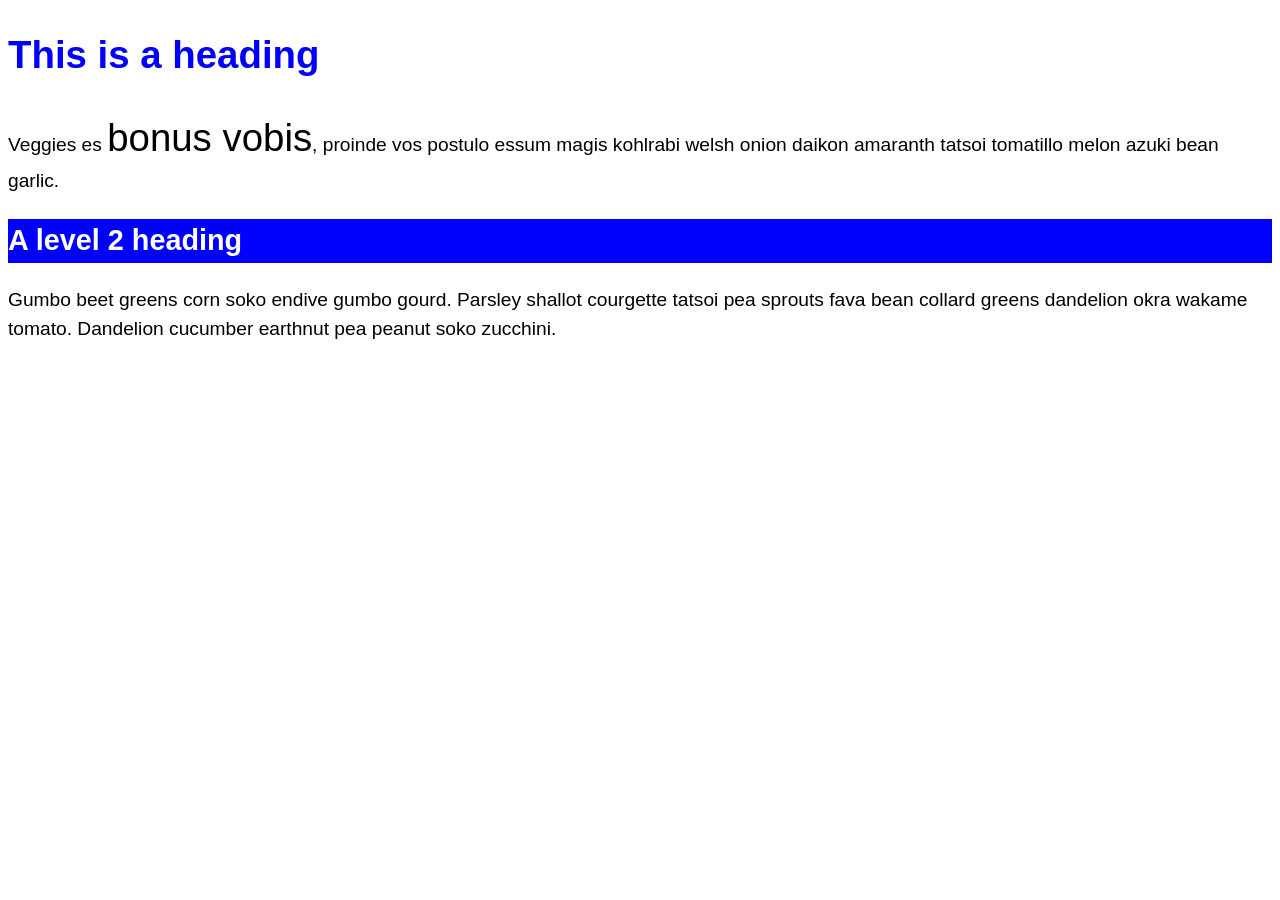
<file: css-selector/selector1/index.html>
<!DOCTYPE html>
<html lang="en">
<head>
    <meta charset="UTF-8">
    <meta name="viewport" content="width=device-width, initial-scale=1.0">
    <title>Document</title>
    <link rel="stylesheet" href="style.css">
</head>
<body>
    <div class="container">
        <h1>This is a heading</h1>
        <p>
            Veggies es <span>bonus vobis</span>, proinde vos postulo essum magis
            kohlrabi welsh onion daikon amaranth tatsoi tomatillo melon azuki bean
            garlic.
        </p>
        <h2>A level 2 heading</h2>
        <p>
            Gumbo beet greens corn soko endive gumbo gourd. Parsley shallot courgette
            tatsoi pea sprouts fava bean collard greens dandelion okra wakame tomato.
            Dandelion cucumber earthnut pea peanut soko zucchini.
        </p>
    </div>
</body>
</html>
</file>
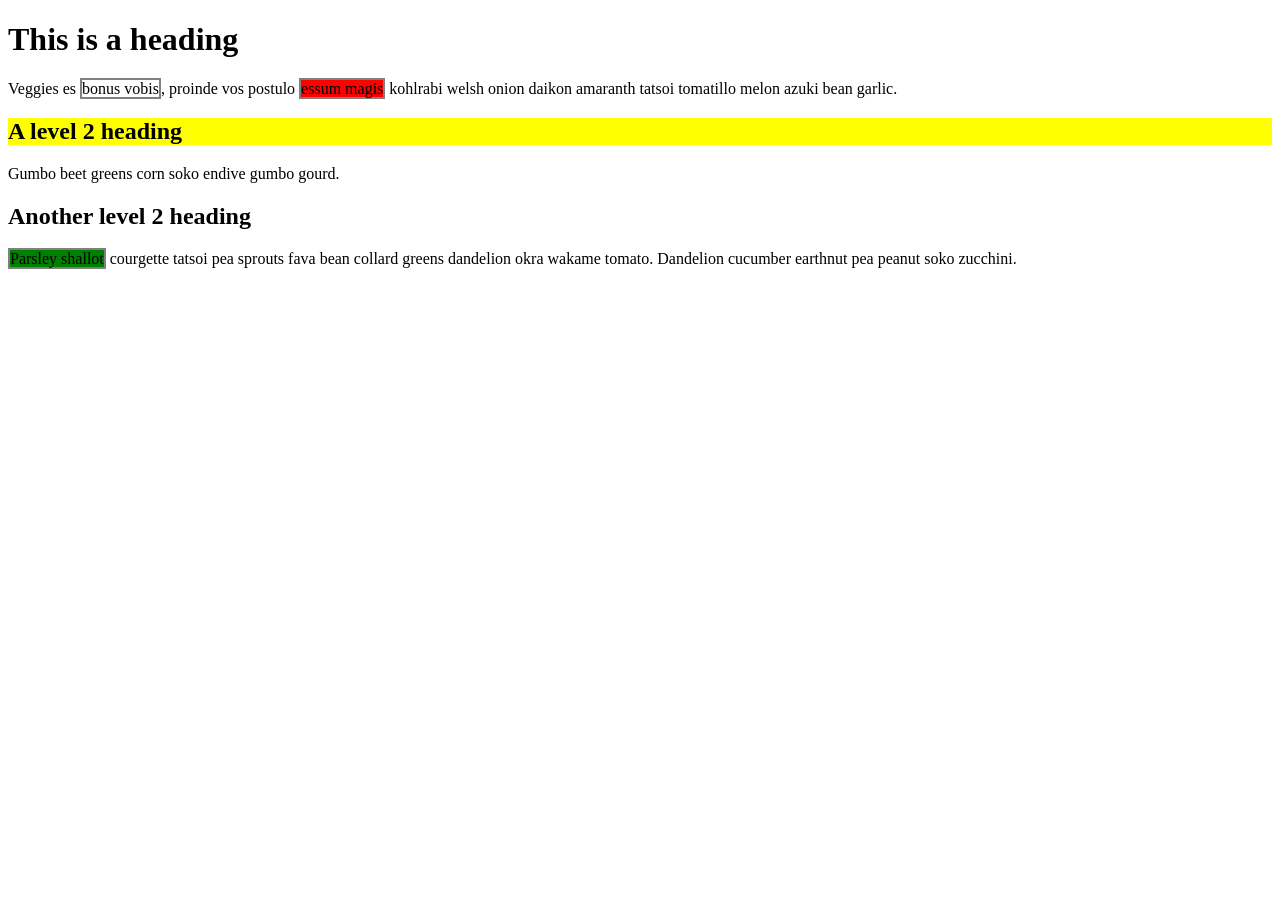
<file: css-selector/selector2/index.html>
<!DOCTYPE html>
<html lang="en">
<head>
    <meta charset="UTF-8">
    <meta name="viewport" content="width=device-width, initial-scale=1.0">
    <title>Document</title>
    <link rel="stylesheet" href="style.css">
</head>
<body>
    <div class="container">
        <h1>This is a heading</h1>
        <p>
            Veggies es <span class="alert">bonus vobis</span>, proinde vos postulo
            <span class="alert stop">essum magis</span> kohlrabi welsh onion daikon
            amaranth tatsoi tomatillo melon azuki bean garlic.
        </p>
        <h2 id="special">A level 2 heading</h2>
        <p>Gumbo beet greens corn soko endive gumbo gourd.</p>
        <h2>Another level 2 heading</h2>
        <p>
            <span class="alert go">Parsley shallot</span> courgette tatsoi pea sprouts
            fava bean collard greens dandelion okra wakame tomato. Dandelion cucumber
            earthnut pea peanut soko zucchini.
        </p>    
    </div>
</body>
</html>
</file>
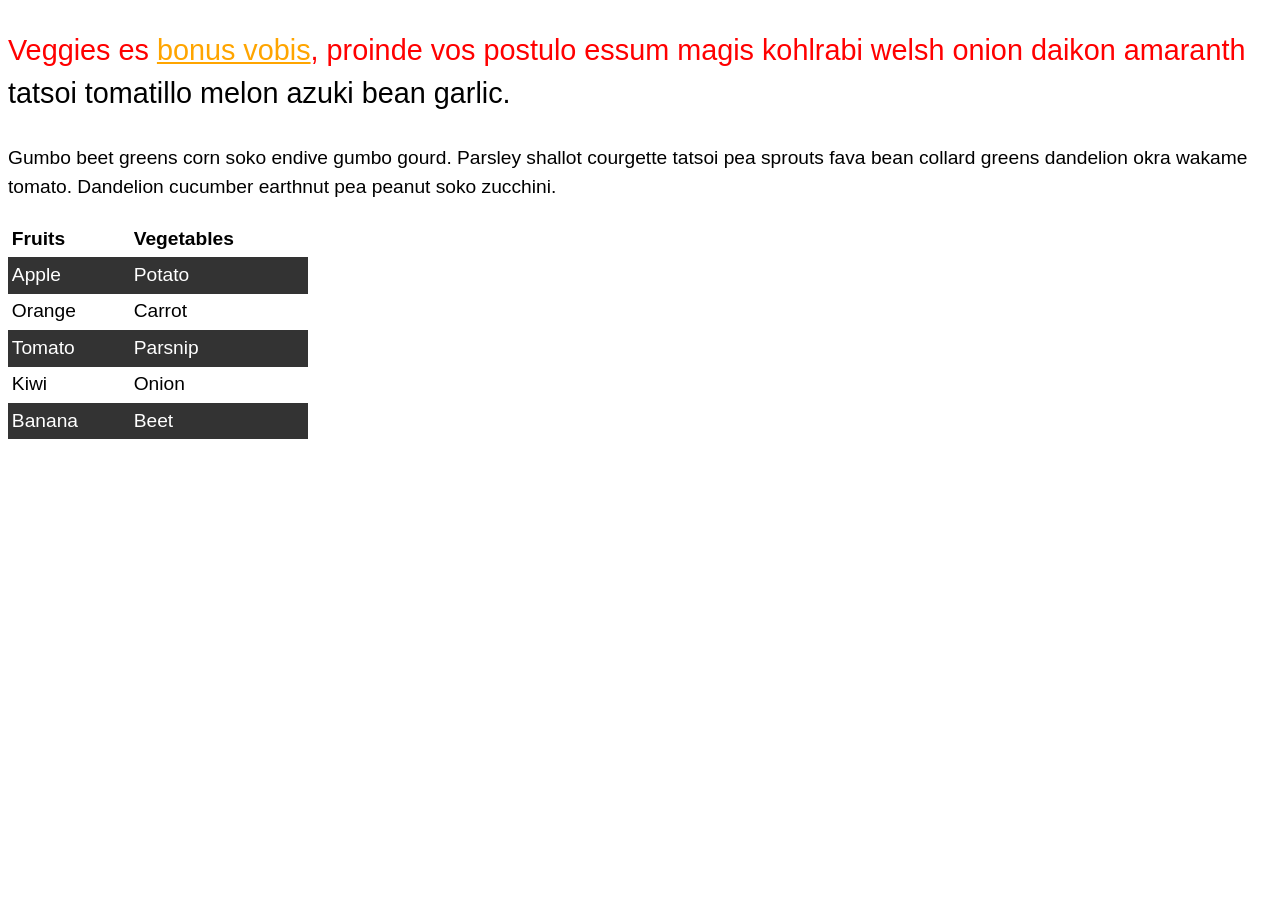
<file: css-selector/selector3/index.html>
<!DOCTYPE html>
<html lang="en">
<head>
    <meta charset="UTF-8">
    <meta name="viewport" content="width=device-width, initial-scale=1.0">
    <title>Document</title>
    <link rel="stylesheet" href="style.css">
</head>
<body>
    <div class="container">
        <p>
            Veggies es <a href="http://example.com">bonus vobis</a>, proinde vos postulo
            essum magis kohlrabi welsh onion daikon amaranth tatsoi tomatillo melon
            azuki bean garlic.
        </p>
        <p>
            Gumbo beet greens corn soko endive gumbo gourd. Parsley shallot courgette
            tatsoi pea sprouts fava bean collard greens dandelion okra wakame tomato.
            Dandelion cucumber earthnut pea peanut soko zucchini.
        </p>
        <table>
            <tbody>
            <tr>
                <th>Fruits</th>
                <th>Vegetables</th>
            </tr>
            <tr>
                <td>Apple</td>
                <td>Potato</td>
            </tr>
            <tr>
                <td>Orange</td>
                <td>Carrot</td>
            </tr>
            <tr>
                <td>Tomato</td>
                <td>Parsnip</td>
            </tr>
            <tr>
                <td>Kiwi</td>
                <td>Onion</td>
            </tr>
            <tr>
                <td>Banana</td>
                <td>Beet</td>
            </tr>
            </tbody>
        </table>
    </div>
</body>
</html>
</file>
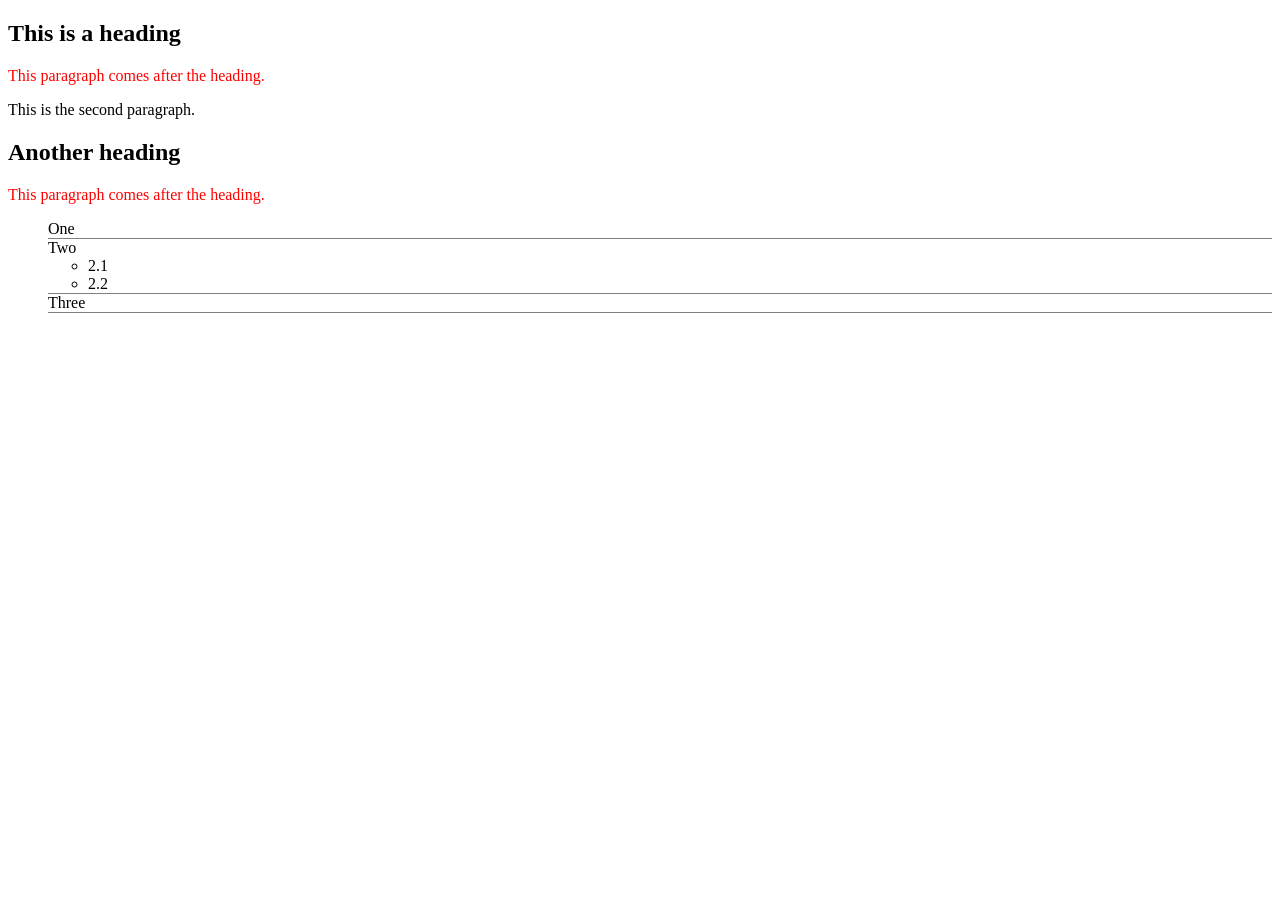
<file: css-selector/selector4/index.html>
<!DOCTYPE html>
<html lang="en">
<head>
    <meta charset="UTF-8">
    <meta name="viewport" content="width=device-width, initial-scale=1.0">
    <title>Document</title>
    <link rel="stylesheet" href="style.css">
</head>
<body>
    <div class="container">
        <h2>This is a heading</h2>
        <p>This paragraph comes after the heading.</p>
        <p>This is the second paragraph.</p>

        <h2>Another heading</h2>
        <p>This paragraph comes after the heading.</p>
        <ul class="list">
            <li>One</li>
            <li>
            Two
            <ul>
                <li>2.1</li>
                <li>2.2</li>
            </ul>
            </li>
            <li>Three</li>
        </ul>
    </div>
</body>
</html>
</file>
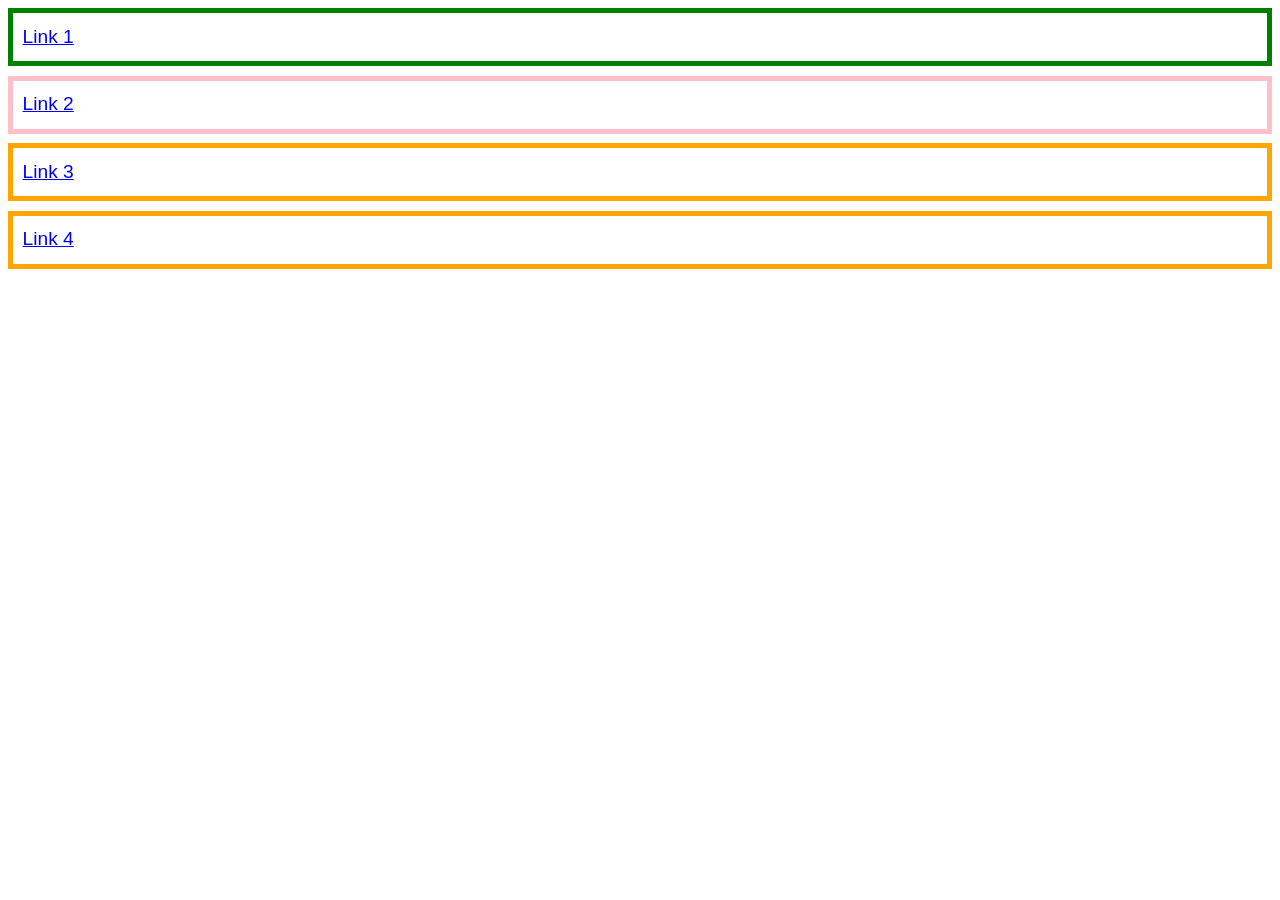
<file: css-selector/selector5/index.html>
<!DOCTYPE html>
<html lang="en">
<head>
    <meta charset="UTF-8">
    <meta name="viewport" content="width=device-width, initial-scale=1.0">
    <title>Document</title>
    <link rel="stylesheet" href="style.css">
</head>
<body>
    <ul>
        <li><a href="https://example.com">Link 1</a></li>
        <li><a href="http://example.com" title="Visit example.com">Link 2</a></li>
        <li><a href="/contact">Link 3</a></li>
        <li><a href="../contact/index.html">Link 4</a></li>
    </ul>
</body>
</html>
</file>
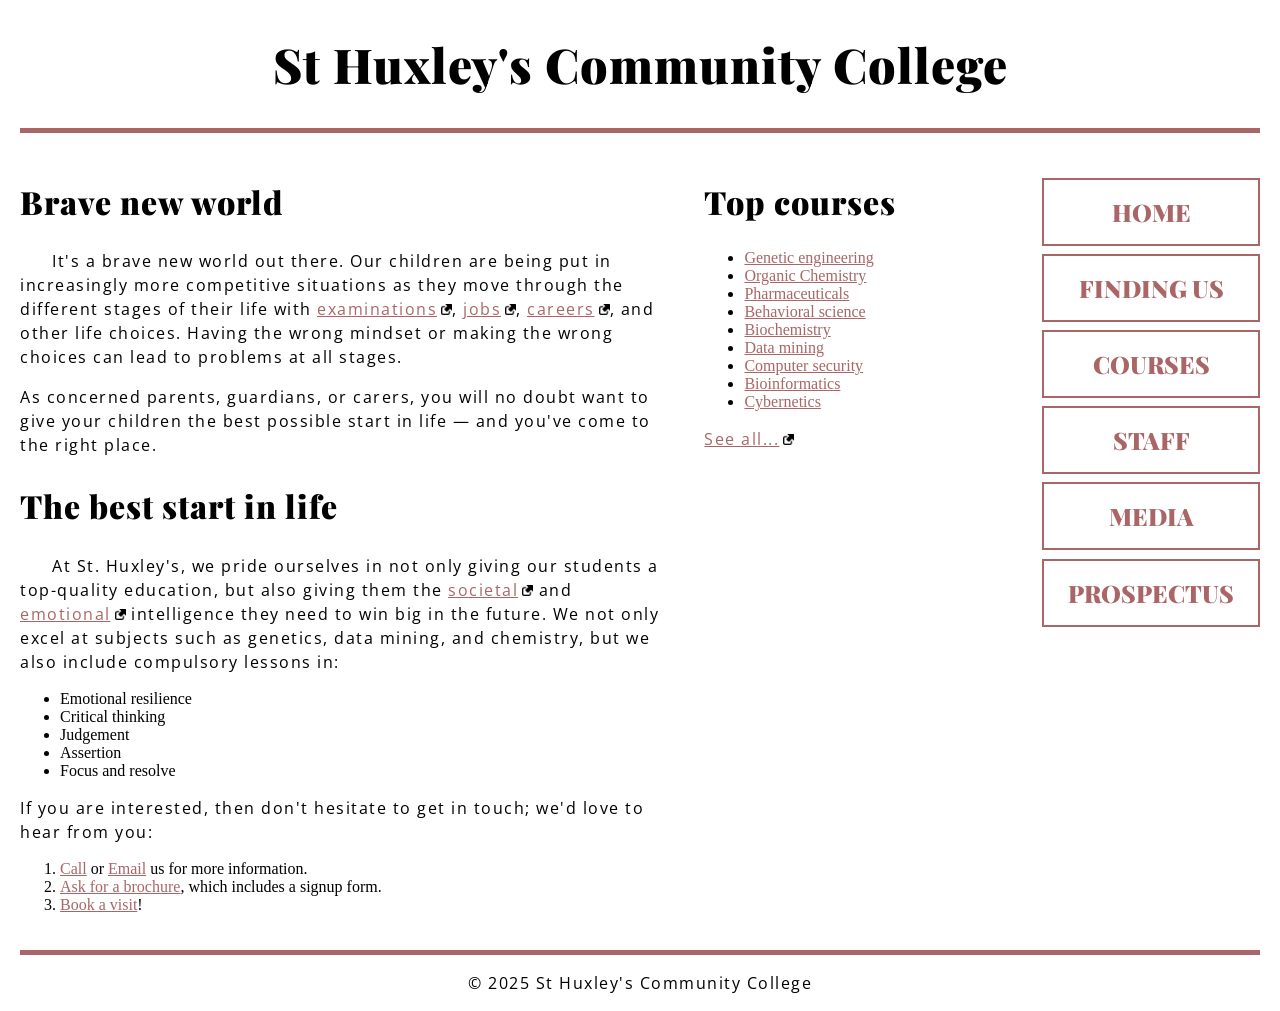
<file: font-family/typesetting-challenge/index.html>
<!doctype html>
<html lang="en-US">
  <head>
    <meta charset="utf-8" />
    <meta name="viewport" content="width=device-width" />
    <title>St Huxley's Community College</title>
    <link href="style.css" type="text/css" rel="stylesheet" />
  </head>
  <body>
    <header>
      <h1>St Huxley's Community College</h1>
    </header>

    <main>
      <section>
        <h2>Brave new world</h2>

        <p class="first-paragraph">
          It's a brave new world out there. Our children are being put in
          increasingly more competitive situations as they move through the
          different stages of their life with
          <a href="https://en.wikipedia.org/wiki/Examination">examinations</a
          >, <a href="https://en.wikipedia.org/wiki/Jobs">jobs</a>,
          <a href="https://en.wikipedia.org/wiki/Career">careers</a>, and
          other life choices. Having the wrong mindset or making the wrong
          choices can lead to problems at all stages.
        </p>

        <p>
          As concerned parents, guardians, or carers, you will no doubt want
          to give your children the best possible start in life — and you've
          come to the right place.
        </p>

        <h2>The best start in life</h2>

        <p class="first-paragraph">
          At St. Huxley's, we pride ourselves in not only giving our students
          a top-quality education, but also giving them the
          <a href="https://en.wikipedia.org/wiki/Society">societal</a> and
          <a href="https://en.wikipedia.org/wiki/Emotion">emotional</a>
          intelligence they need to win big in the future. We not only excel
          at subjects such as genetics, data mining, and chemistry, but we
          also include compulsory lessons in:
        </p>

        <ul>
          <li>Emotional resilience</li>
          <li>Critical thinking</li>
          <li>Judgement</li>
          <li>Assertion</li>
          <li>Focus and resolve</li>
        </ul>

        <p>
          If you are interested, then don't hesitate to get in touch; we'd
          love to hear from you:
        </p>

        <ol>
          <li>
            <a href="#">Call</a> or <a href="#">Email</a> us for more
            information.
          </li>
          <li>
            <a href="#">Ask for a brochure</a>, which includes a signup form.
          </li>
          <li><a href="#">Book a visit</a>!</li>
        </ol>
      </section>

      <aside>
        <h2>Top courses</h2>

        <ul>
          <li><a href="#">Genetic engineering</a></li>
          <li><a href="#">Organic Chemistry</a></li>
          <li><a href="#">Pharmaceuticals</a></li>
          <li><a href="#">Behavioral science</a></li>
          <li><a href="#">Biochemistry</a></li>
          <li><a href="#">Data mining</a></li>
          <li><a href="#">Computer security</a></li>
          <li><a href="#">Bioinformatics</a></li>
          <li><a href="#">Cybernetics</a></li>
        </ul>

        <p><a href="#">See all...</a></p>
      </aside>

      <nav>
        <ul>
          <li><a href="#">Home</a></li>
          <li><a href="#">Finding us</a></li>
          <li><a href="#">Courses</a></li>
          <li><a href="#">Staff</a></li>
          <li><a href="#">Media</a></li>
          <li><a href="#">Prospectus</a></li>
        </ul>
      </nav>
    </main>

    <footer>
      <p>&copy; 2025 St Huxley's Community College</p>
    </footer>
  </body>
</html>
</file>
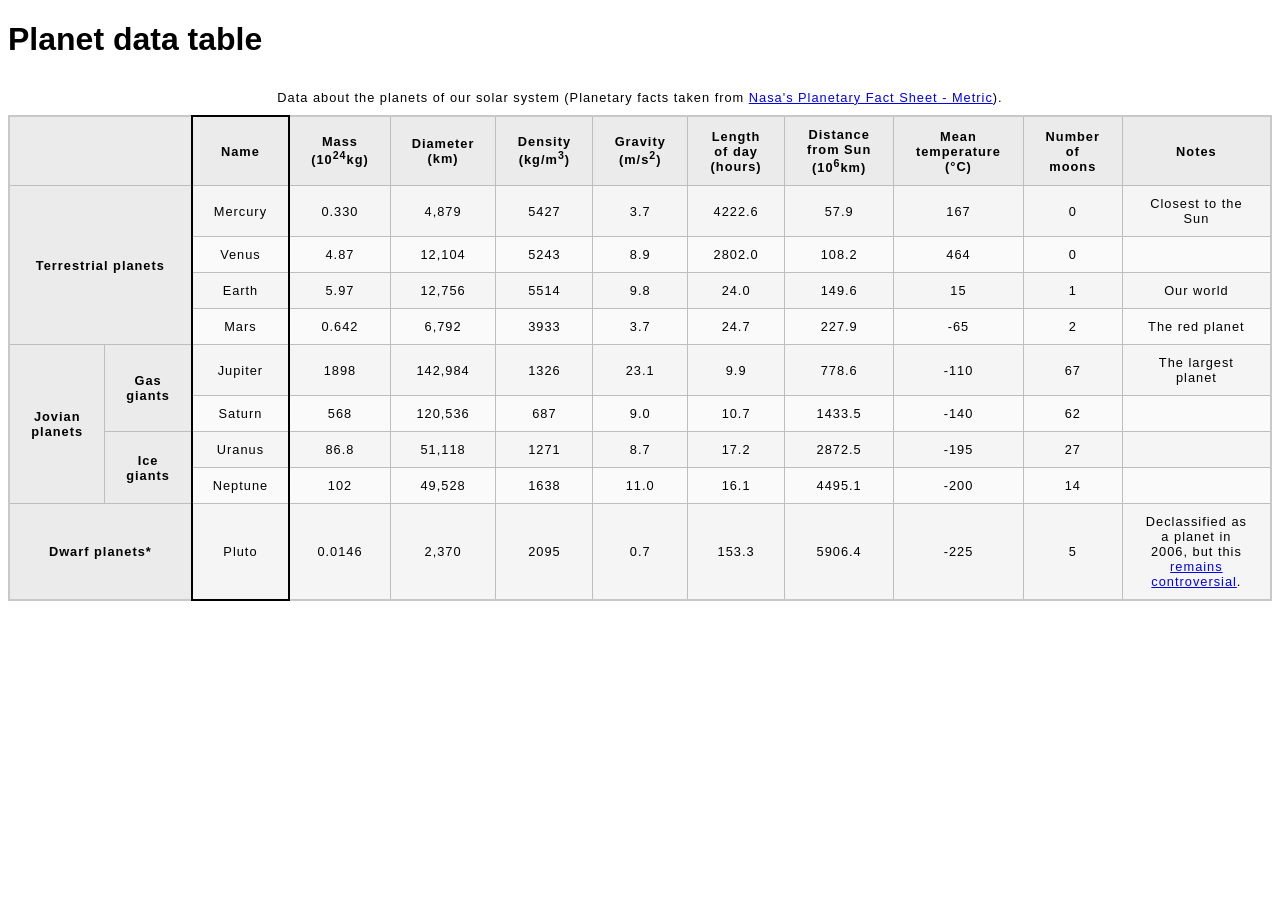
<file: table/planer-data-table/index.html>
<!doctype html>
<html lang="en-US">
  <head>
    <meta charset="utf-8" />
    <meta name="viewport" content="width=device-width" />
    <title>Planet data table</title>
    <link href="style.css" rel="stylesheet" type="text/css" />
  </head>
  <body>
    <h1>Planet data table</h1>
    <table>
        <caption>
            Data about the planets of our solar system (Planetary facts taken from <a href="http://nssdc.gsfc.nasa.gov/planetary/factsheet/">Nasa's Planetary Fact Sheet - Metric</a>). 
        </caption>
        <colgroup>
            <col span="2">
            <col class="column-border">
        </colgroup>
        <thead>
            <tr>
                <th colspan="2"></th>
                <th scope="col">Name</th>
                <th scope="col">Mass (10<sup>24</sup>kg)</th>
                <th scope="col">Diameter (km)</th>
                <th scope="col">Density (kg/m<sup>3</sup>)</th>
                <th scope="col">Gravity (m/s<sup>2</sup>)</th>
                <th scope="col">Length of day (hours)</th>
                <th scope="col">Distance from Sun (10<sup>6</sup>km)</th>
                <th scope="col">Mean temperature (°C)</th>
                <th scope="col">Number of moons</th>
                <th scope="col">Notes</th>
            </tr>
        </thead>
        <tbody>
            <tr>
                <th rowspan="4" colspan="2" scope="rowgroup">Terrestrial planets</th>
                <td>Mercury</td>
                <td>0.330</td>
                <td>4,879</td>
                <td>5427</td>
                <td>3.7</td>
                <td>4222.6</td>
                <td>57.9</td>
                <td>167</td>
                <td>0</td>
                <td>Closest to the Sun</td>
            </tr>
            <tr>
                <td>Venus</td>
                <td>4.87</td>
                <td>12,104</td>
                <td>5243</td>
                <td>8.9</td>
                <td>2802.0</td>
                <td>108.2</td>
                <td>464</td>
                <td>0</td>
                <td></td>
            </tr>
            <tr>
                <td>Earth</td>
                <td>5.97</td>
                <td>12,756</td>
                <td>5514</td>
                <td>9.8</td>
                <td>24.0</td>
                <td>149.6</td>
                <td>15</td>
                <td>1</td>
                <td>Our world</td>
            </tr>
            <tr>
                <td>Mars</td>
                <td>0.642</td>
                <td>6,792</td>
                <td>3933</td>
                <td>3.7</td>
                <td>24.7</td>
                <td>227.9</td>
                <td>-65</td>
                <td>2</td>
                <td>The red planet</td>
            </tr>
            <tr>
                <th rowspan="4" scope="rowgroup">Jovian planets</th>
                <th rowspan="2" scope="rowgroup">Gas giants</th>
                <td>Jupiter</td>
                <td>1898</td>
                <td>142,984</td>
                <td>1326</td>
                <td>23.1</td>
                <td>9.9</td>
                <td>778.6</td>
                <td>-110</td>
                <td>67</td>
                <td>The largest planet</td>
            </tr>
            <tr>
                <td>Saturn</td>
                <td>568</td>
                <td>120,536</td>
                <td>687</td>
                <td>9.0</td>
                <td>10.7</td>
                <td>1433.5</td>
                <td>-140</td>
                <td>62</td>
                <td></td>
            </tr>
            <tr>
                <th rowspan="2" scope="rowgroup">Ice giants</th>
                <td>Uranus</td>
                <td>86.8</td>
                <td>51,118</td>
                <td>1271</td>
                <td>8.7</td>
                <td>17.2</td>
                <td>2872.5</td>
                <td>-195</td>
                <td>27</td>
                <td></td>
            </tr>
            <tr>
                <td>Neptune</td>
                <td>102</td>
                <td>49,528</td>
                <td>1638</td>
                <td>11.0</td>
                <td>16.1</td>
                <td>4495.1</td>
                <td>-200</td>
                <td>14</td>
                <td></td>
            </tr>
            <tr>
                <th colspan="2" scope="rowgroup">Dwarf planets*</th>
                <td>Pluto</td>
                <td>0.0146</td>
                <td>2,370</td>
                <td>2095</td>
                <td>0.7</td>
                <td>153.3</td>
                <td>5906.4</td>
                <td>-225</td>
                <td>5</td>
                <td>Declassified as a planet in 2006, but this <a href="http://www.usatoday.com/story/tech/2014/10/02/pluto-planet-solar-system/16578959/">remains controversial</a>.</td>
            </tr>
        </tbody>
    </table>
  </body>
</html>
</file>
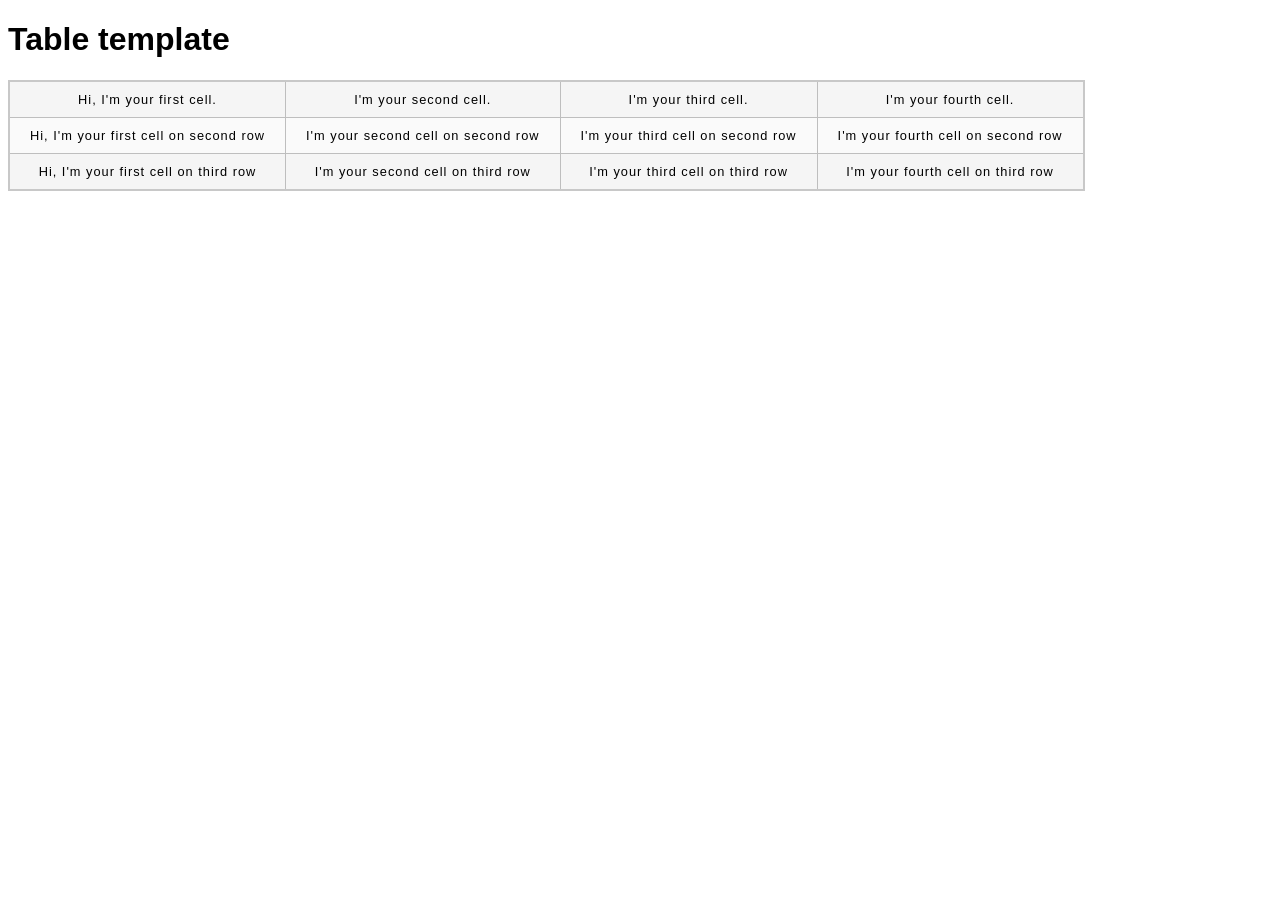
<file: table/Tabel-basic/index.html>
<!DOCTYPE html>
<html lang="en-US">
  <head>
    <meta charset="utf-8">
    <meta name="viewport" content="width=device-width">
    <title>Table template</title>
    <link href="style.css" rel="stylesheet" type="text/css">
  </head>
  <body>
    <h1>Table template</h1>
    <table>
        <tr>
            <td>Hi, I'm your first cell.</td>
            <td>I'm your second cell.</td>
            <td>I'm your third cell.</td>
            <td>I'm your fourth cell.</td>
        </tr>
        <tr>
            <td>Hi, I'm your first cell on second row</td>
            <td>I'm your second cell on second row</td>
            <td>I'm your third cell on second row</td>
            <td>I'm your fourth cell on second row</td>
        </tr>
        <tr>
            <td>Hi, I'm your first cell on third row</td>
            <td>I'm your second cell on third row</td>
            <td>I'm your third cell on third row</td>
            <td>I'm your fourth cell on third row</td>
        </tr>
    </table>
  </body>
</html>
</file>
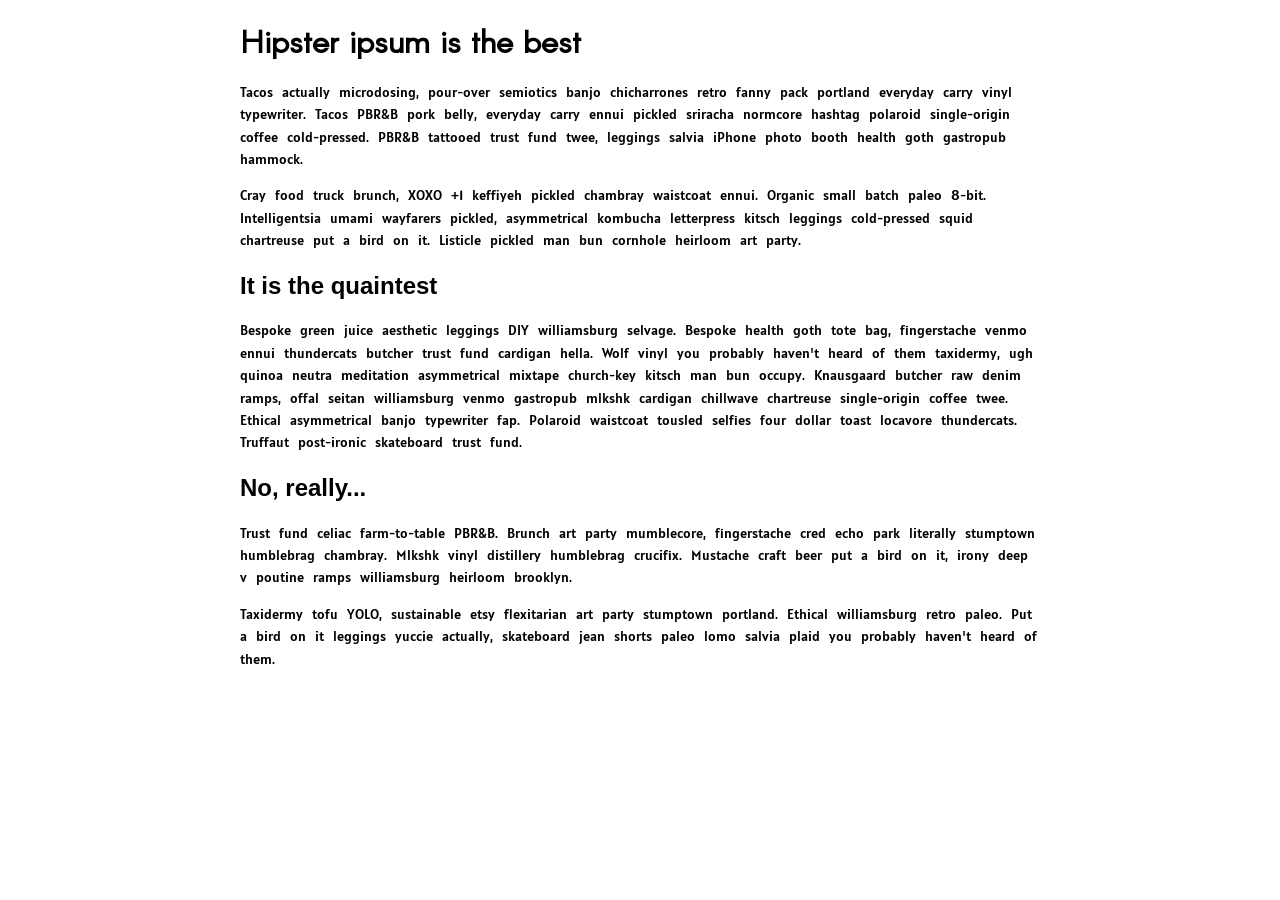
<file: font-family/web-font-start.html>
<!DOCTYPE html>
<html lang="en-US">
  <head>
    <meta charset="utf-8">
    <meta name="viewport" content="width=device-width">
    <title>Web font example</title>
    <link href="web-font-start.css" rel="stylesheet" type="text/css">
  </head>
  <body>
    <h1>Hipster ipsum is the best</h1>

    <p>Tacos actually microdosing, pour-over semiotics banjo chicharrones retro fanny pack portland everyday carry vinyl typewriter. Tacos PBR&amp;B pork belly, everyday carry ennui pickled sriracha normcore hashtag polaroid single-origin coffee cold-pressed. PBR&amp;B tattooed trust fund twee, leggings salvia iPhone photo booth health goth gastropub hammock.</p>

    <p>Cray food truck brunch, XOXO +1 keffiyeh pickled chambray waistcoat ennui. Organic small batch paleo 8-bit. Intelligentsia umami wayfarers pickled, asymmetrical kombucha letterpress kitsch leggings cold-pressed squid chartreuse put a bird on it. Listicle pickled man bun cornhole heirloom art party.</p>

    <h2>It is the quaintest</h2>

    <p>Bespoke green juice aesthetic leggings DIY williamsburg selvage. Bespoke health goth tote bag, fingerstache venmo ennui thundercats butcher trust fund cardigan hella. Wolf vinyl you probably haven't heard of them taxidermy, ugh quinoa neutra meditation asymmetrical mixtape church-key kitsch man bun occupy. Knausgaard butcher raw denim ramps, offal seitan williamsburg venmo gastropub mlkshk cardigan chillwave chartreuse single-origin coffee twee. Ethical asymmetrical banjo typewriter fap. Polaroid waistcoat tousled selfies four dollar toast locavore thundercats. Truffaut post-ironic skateboard trust fund.</p>

    <h2>No, really...</h2>

    <p>Trust fund celiac farm-to-table PBR&amp;B. Brunch art party mumblecore, fingerstache cred echo park literally stumptown humblebrag chambray. Mlkshk vinyl distillery humblebrag crucifix. Mustache craft beer put a bird on it, irony deep v poutine ramps williamsburg heirloom brooklyn.</p>

    <p>Taxidermy tofu YOLO, sustainable etsy flexitarian art party stumptown portland. Ethical williamsburg retro paleo. Put a bird on it leggings yuccie actually, skateboard jean shorts paleo lomo salvia plaid you probably haven't heard of them.</p>
  </body>
</html>
</file>
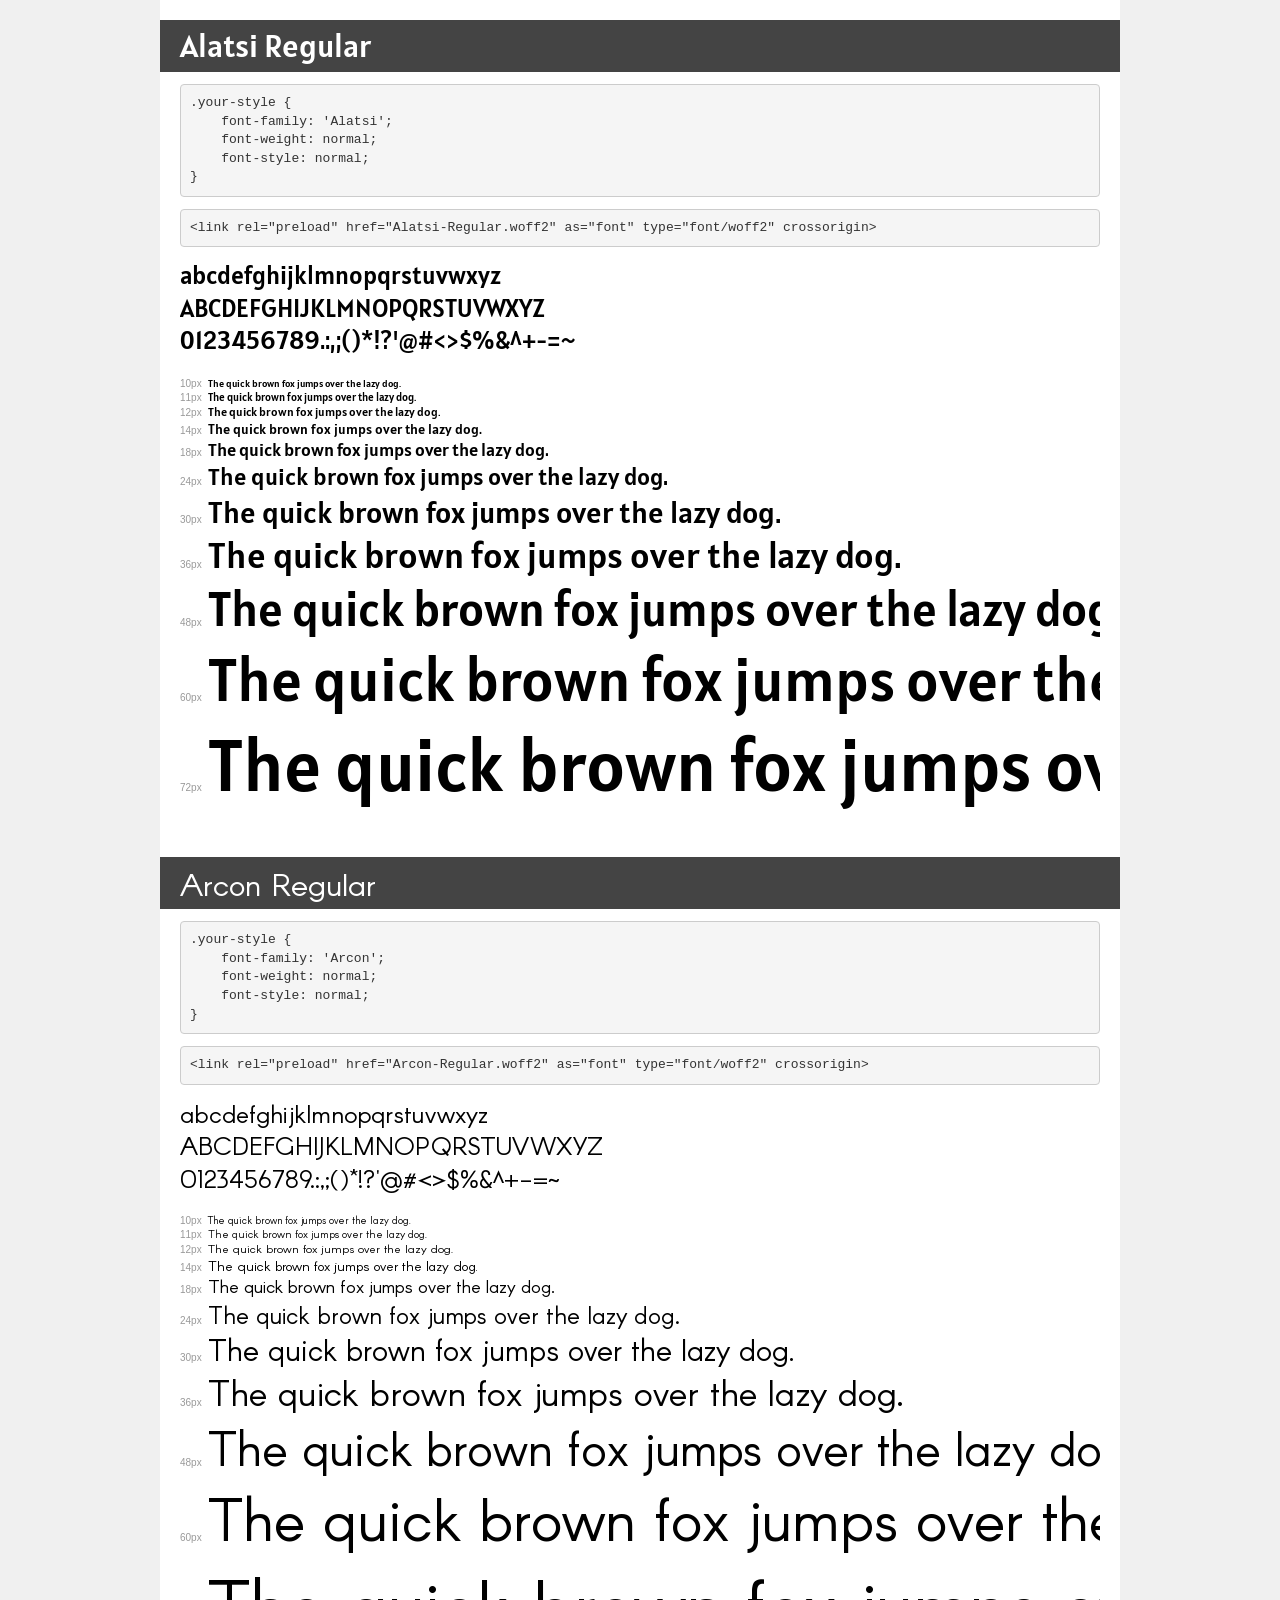
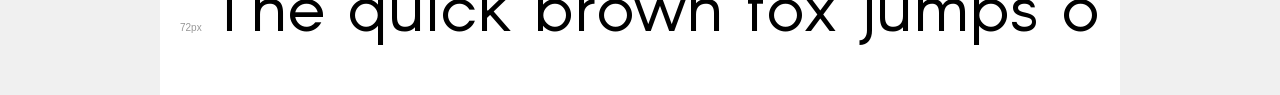
<file: font-family/fonts/demo.html>
<!DOCTYPE html>
<html lang="en">
<head>
    <meta charset="utf-8">
    <meta http-equiv="X-UA-Compatible" content="IE=edge">
    <meta name="viewport" content="width=device-width, initial-scale=1">
    <meta name="robots" content="noindex, noarchive">
    <meta name="format-detection" content="telephone=no">
    <title>Transfonter demo</title>
    <link href="stylesheet.css" rel="stylesheet">
    <style>
        /*
        http://meyerweb.com/eric/tools/css/reset/
        v2.0 | 20110126
        License: none (public domain)
        */
        html, body, div, span, applet, object, iframe,
        h1, h2, h3, h4, h5, h6, p, blockquote, pre,
        a, abbr, acronym, address, big, cite, code,
        del, dfn, em, img, ins, kbd, q, s, samp,
        small, strike, strong, sub, sup, tt, var,
        b, u, i, center,
        dl, dt, dd, ol, ul, li,
        fieldset, form, label, legend,
        table, caption, tbody, tfoot, thead, tr, th, td,
        article, aside, canvas, details, embed,
        figure, figcaption, footer, header, hgroup,
        menu, nav, output, ruby, section, summary,
        time, mark, audio, video {
            margin: 0;
            padding: 0;
            border: 0;
            font-size: 100%;
            font: inherit;
            vertical-align: baseline;
        }
        /* HTML5 display-role reset for older browsers */
        article, aside, details, figcaption, figure,
        footer, header, hgroup, menu, nav, section {
            display: block;
        }
        body {
            line-height: 1;
        }
        ol, ul {
            list-style: none;
        }
        blockquote, q {
            quotes: none;
        }
        blockquote:before, blockquote:after,
        q:before, q:after {
            content: '';
            content: none;
        }
        table {
            border-collapse: collapse;
            border-spacing: 0;
        }
        /* demo styles */
        body {
            background: #f0f0f0;
            color: #000;
        }
        .page {
            background: #fff;
            width: 920px;
            margin: 0 auto;
            padding: 20px 20px 0 20px;
            overflow: hidden;
        }
        .font-container {
            overflow-x: auto;
            overflow-y: hidden;
            margin-bottom: 40px;
            line-height: 1.3;
            white-space: nowrap;
            padding-bottom: 5px;
        }
        h1 {
            position: relative;
            background: #444;
            font-size: 32px;
            color: #fff;
            padding: 10px 20px;
            margin: 0 -20px 12px -20px;
        }
        .letters {
            font-size: 25px;
            margin-bottom: 20px;
        }
        .s10:before {
            content: '10px';
        }
        .s11:before {
            content: '11px';
        }
        .s12:before {
            content: '12px';
        }
        .s14:before {
            content: '14px';
        }
        .s18:before {
            content: '18px';
        }
        .s24:before {
            content: '24px';
        }
        .s30:before {
            content: '30px';
        }
        .s36:before {
            content: '36px';
        }
        .s48:before {
            content: '48px';
        }
        .s60:before {
            content: '60px';
        }
        .s72:before {
            content: '72px';
        }
        .s10:before, .s11:before, .s12:before, .s14:before,
        .s18:before, .s24:before, .s30:before, .s36:before,
        .s48:before, .s60:before, .s72:before {
            font-family: Arial, sans-serif;
            font-size: 10px;
            font-weight: normal;
            font-style: normal;
            color: #999;
            padding-right: 6px;
        }
        pre {
            display: block;
            padding: 9px;
            margin: 0 0 12px;
            font-family: Monaco, Menlo, Consolas, "Courier New", monospace;
            font-size: 13px;
            line-height: 1.428571429;
            color: #333;
            font-weight: normal;
            font-style: normal;
            background-color: #f5f5f5;
            border: 1px solid #ccc;
            overflow-x: auto;
            border-radius: 4px;
        }
        /* responsive */
        @media (max-width: 959px) {
            .page {
                width: auto;
                margin: 0;
            }
        }
    </style>
</head>
<body>
<div class="page">
    <div class="demo">
        <h1 style="font-family: 'Alatsi'; font-weight: normal; font-style: normal;">Alatsi Regular</h1>
        <pre title="Usage">.your-style {
    font-family: 'Alatsi';
    font-weight: normal;
    font-style: normal;
}</pre>
        <pre title="Preload (optional)">
&lt;link rel=&quot;preload&quot; href=&quot;Alatsi-Regular.woff2&quot; as=&quot;font&quot; type=&quot;font/woff2&quot; crossorigin&gt;</pre>
        <div class="font-container" style="font-family: 'Alatsi'; font-weight: normal; font-style: normal;">
            <p class="letters">
                abcdefghijklmnopqrstuvwxyz<br>
ABCDEFGHIJKLMNOPQRSTUVWXYZ<br>
                0123456789.:,;()*!?'@#&lt;&gt;$%&^+-=~
            </p>
            <p class="s10" style="font-size: 10px;">The quick brown fox jumps over the lazy dog.</p>
            <p class="s11" style="font-size: 11px;">The quick brown fox jumps over the lazy dog.</p>
            <p class="s12" style="font-size: 12px;">The quick brown fox jumps over the lazy dog.</p>
            <p class="s14" style="font-size: 14px;">The quick brown fox jumps over the lazy dog.</p>
            <p class="s18" style="font-size: 18px;">The quick brown fox jumps over the lazy dog.</p>
            <p class="s24" style="font-size: 24px;">The quick brown fox jumps over the lazy dog.</p>
            <p class="s30" style="font-size: 30px;">The quick brown fox jumps over the lazy dog.</p>
            <p class="s36" style="font-size: 36px;">The quick brown fox jumps over the lazy dog.</p>
            <p class="s48" style="font-size: 48px;">The quick brown fox jumps over the lazy dog.</p>
            <p class="s60" style="font-size: 60px;">The quick brown fox jumps over the lazy dog.</p>
            <p class="s72" style="font-size: 72px;">The quick brown fox jumps over the lazy dog.</p>
        </div>
    </div>

    <div class="demo">
        <h1 style="font-family: 'Arcon'; font-weight: normal; font-style: normal;">Arcon Regular</h1>
        <pre title="Usage">.your-style {
    font-family: 'Arcon';
    font-weight: normal;
    font-style: normal;
}</pre>
        <pre title="Preload (optional)">
&lt;link rel=&quot;preload&quot; href=&quot;Arcon-Regular.woff2&quot; as=&quot;font&quot; type=&quot;font/woff2&quot; crossorigin&gt;</pre>
        <div class="font-container" style="font-family: 'Arcon'; font-weight: normal; font-style: normal;">
            <p class="letters">
                abcdefghijklmnopqrstuvwxyz<br>
ABCDEFGHIJKLMNOPQRSTUVWXYZ<br>
                0123456789.:,;()*!?'@#&lt;&gt;$%&^+-=~
            </p>
            <p class="s10" style="font-size: 10px;">The quick brown fox jumps over the lazy dog.</p>
            <p class="s11" style="font-size: 11px;">The quick brown fox jumps over the lazy dog.</p>
            <p class="s12" style="font-size: 12px;">The quick brown fox jumps over the lazy dog.</p>
            <p class="s14" style="font-size: 14px;">The quick brown fox jumps over the lazy dog.</p>
            <p class="s18" style="font-size: 18px;">The quick brown fox jumps over the lazy dog.</p>
            <p class="s24" style="font-size: 24px;">The quick brown fox jumps over the lazy dog.</p>
            <p class="s30" style="font-size: 30px;">The quick brown fox jumps over the lazy dog.</p>
            <p class="s36" style="font-size: 36px;">The quick brown fox jumps over the lazy dog.</p>
            <p class="s48" style="font-size: 48px;">The quick brown fox jumps over the lazy dog.</p>
            <p class="s60" style="font-size: 60px;">The quick brown fox jumps over the lazy dog.</p>
            <p class="s72" style="font-size: 72px;">The quick brown fox jumps over the lazy dog.</p>
        </div>
    </div>

</div>
</body>
</html>
</file>
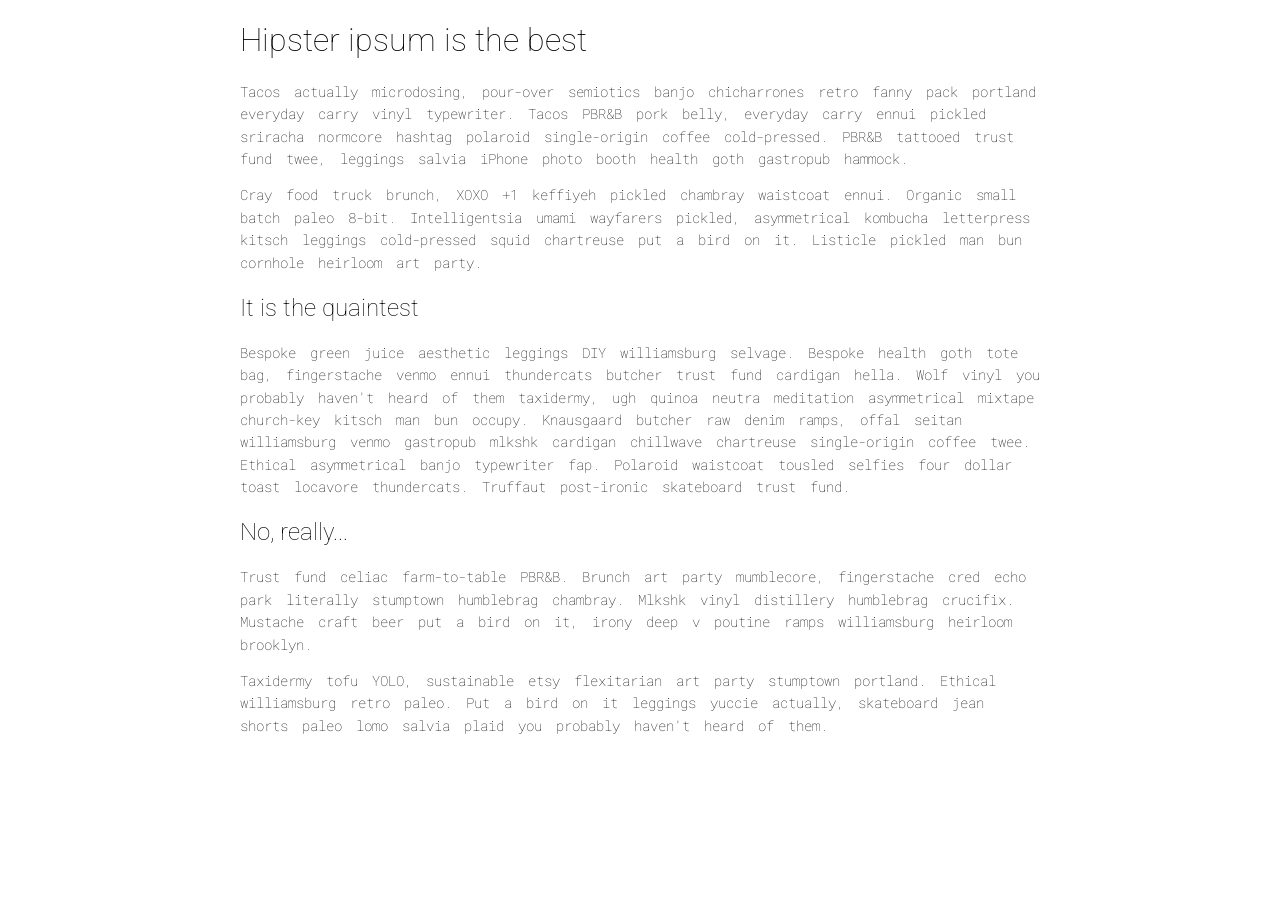
<file: font-family/online-font/web-font-start.html>
<!DOCTYPE html>
<html lang="en-US">
  <head>
    <meta charset="utf-8">
    <meta name="viewport" content="width=device-width">
    <title>Web font example</title>
    <link href="web-font-start.css" rel="stylesheet" type="text/css">
  </head>
  <body>
    <h1 class="roboto-font">Hipster ipsum is the best</h1>

    <p class="roboto-mono-font">Tacos actually microdosing, pour-over semiotics banjo chicharrones retro fanny pack portland everyday carry vinyl typewriter. Tacos PBR&amp;B pork belly, everyday carry ennui pickled sriracha normcore hashtag polaroid single-origin coffee cold-pressed. PBR&amp;B tattooed trust fund twee, leggings salvia iPhone photo booth health goth gastropub hammock.</p>

    <p class="roboto-mono-font">Cray food truck brunch, XOXO +1 keffiyeh pickled chambray waistcoat ennui. Organic small batch paleo 8-bit. Intelligentsia umami wayfarers pickled, asymmetrical kombucha letterpress kitsch leggings cold-pressed squid chartreuse put a bird on it. Listicle pickled man bun cornhole heirloom art party.</p>

    <h2 class="roboto-font">It is the quaintest</h2>

    <p class="roboto-mono-font">Bespoke green juice aesthetic leggings DIY williamsburg selvage. Bespoke health goth tote bag, fingerstache venmo ennui thundercats butcher trust fund cardigan hella. Wolf vinyl you probably haven't heard of them taxidermy, ugh quinoa neutra meditation asymmetrical mixtape church-key kitsch man bun occupy. Knausgaard butcher raw denim ramps, offal seitan williamsburg venmo gastropub mlkshk cardigan chillwave chartreuse single-origin coffee twee. Ethical asymmetrical banjo typewriter fap. Polaroid waistcoat tousled selfies four dollar toast locavore thundercats. Truffaut post-ironic skateboard trust fund.</p>

    <h2 class="roboto-font">No, really...</h2>

    <p class="roboto-mono-font">Trust fund celiac farm-to-table PBR&amp;B. Brunch art party mumblecore, fingerstache cred echo park literally stumptown humblebrag chambray. Mlkshk vinyl distillery humblebrag crucifix. Mustache craft beer put a bird on it, irony deep v poutine ramps williamsburg heirloom brooklyn.</p>

    <p class="roboto-mono-font">Taxidermy tofu YOLO, sustainable etsy flexitarian art party stumptown portland. Ethical williamsburg retro paleo. Put a bird on it leggings yuccie actually, skateboard jean shorts paleo lomo salvia plaid you probably haven't heard of them.</p>
  </body>
</html>
</file>
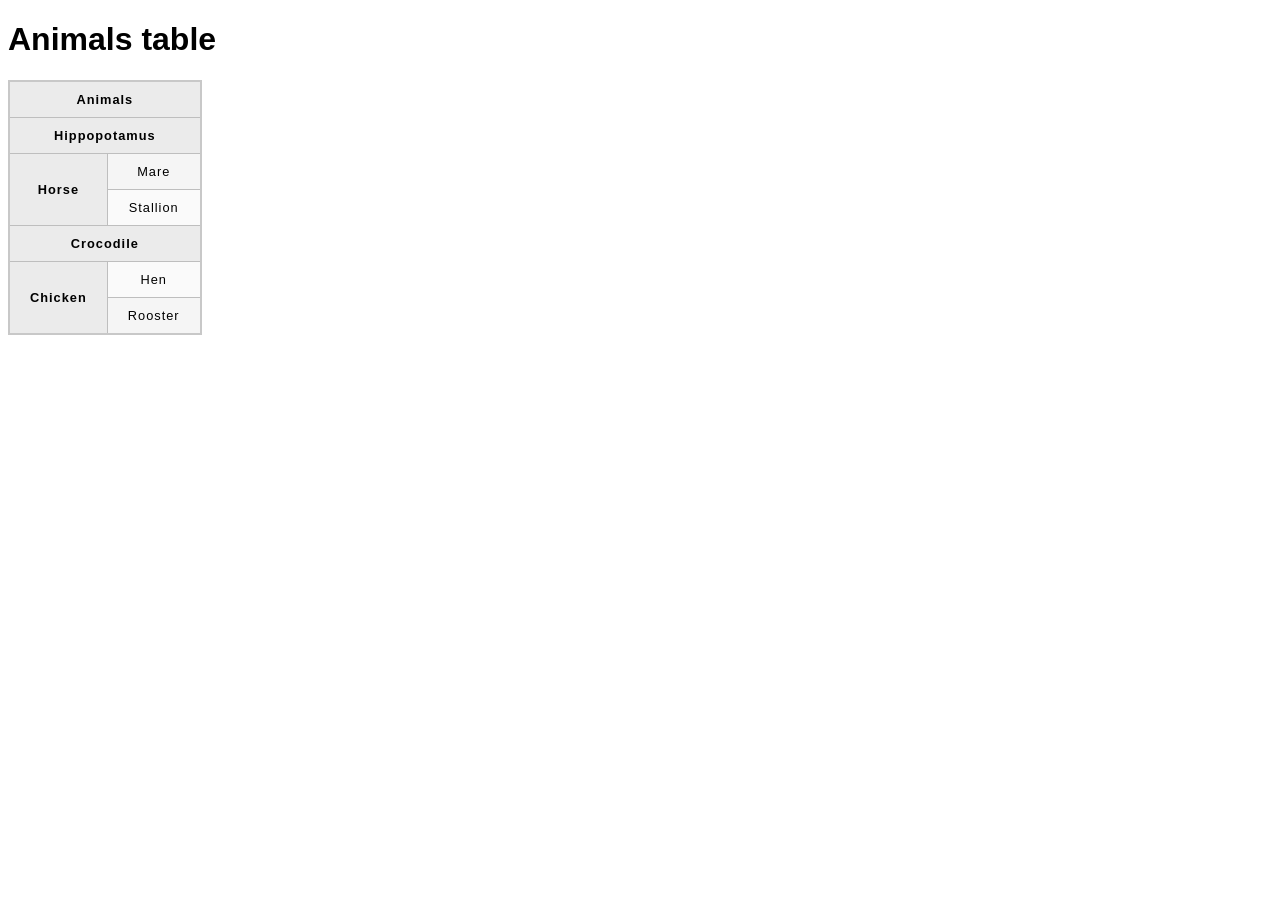
<file: table/animal-table/animals-table.html>
<!DOCTYPE html>
<html lang="en-US">
  <head>
    <meta charset="utf-8">
    <meta name="viewport" content="width=device-width">
    <title>Animals table</title>
    <link href="minimal-table.css" rel="stylesheet" type="text/css">
  </head>
  <body>
    <h1>Animals table</h1>

    <table>
      <tr>
        <th colspan="2">Animals</th>
      </tr>
      <tr>
        <th colspan="2">Hippopotamus</th>
      </tr>
      <tr>
        <th rowspan="2">Horse</th>
        <td>Mare</td>
      </tr>
      <tr>
        <td>Stallion</td>
      </tr>
      <tr>
        <th colspan="2">Crocodile</th>
      </tr>
      <tr>
        <th rowspan="2">Chicken</th>
        <td>Hen</td>
      </tr>
      <tr>
        <td>Rooster</td>
      </tr>
    </table>


  </body>
</html>
</file>
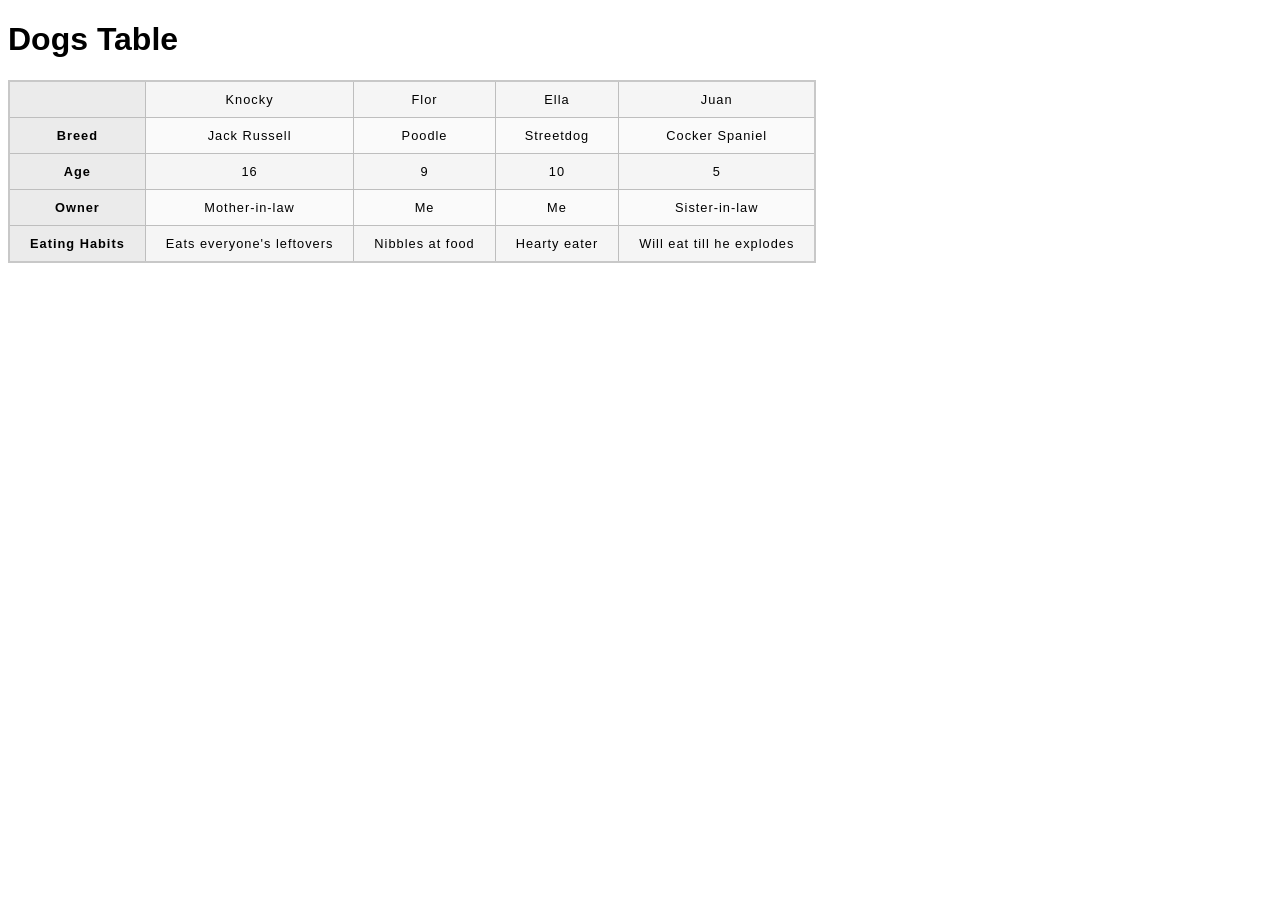
<file: table/dogs-table/dogs-table.html>
<!DOCTYPE html>
<html lang="en-US">
  <head>
    <meta charset="utf-8">
    <meta name="viewport" content="width=device-width">
    <title>Dogs table</title>
    <link href="minimal-table.css" rel="stylesheet" type="text/css">
  </head>
  <body>
    <h1>Dogs Table</h1>

    <table>
      <tr>
        <th>&nbsp;</th>
        <td>Knocky</td>
        <td>Flor</td>
        <td>Ella</td>
        <td>Juan</td>
      </tr>
      <tr>
        <th>Breed</th>
        <td>Jack Russell</td>
        <td>Poodle</td>
        <td>Streetdog</td>
        <td>Cocker Spaniel</td>
      </tr>
      <tr>
        <th>Age</th>
        <td>16</td>
        <td>9</td>
        <td>10</td>
        <td>5</td>
      </tr>
      <tr>
        <th>Owner</th>
        <td>Mother-in-law</td>
        <td>Me</td>
        <td>Me</td>
        <td>Sister-in-law</td>
      </tr>
      <tr>
        <th>Eating Habits</th>
        <td>Eats everyone's leftovers</td>
        <td>Nibbles at food</td>
        <td>Hearty eater</td>
        <td>Will eat till he explodes</td>
      </tr>
    </table>


  </body>
</html>
</file>
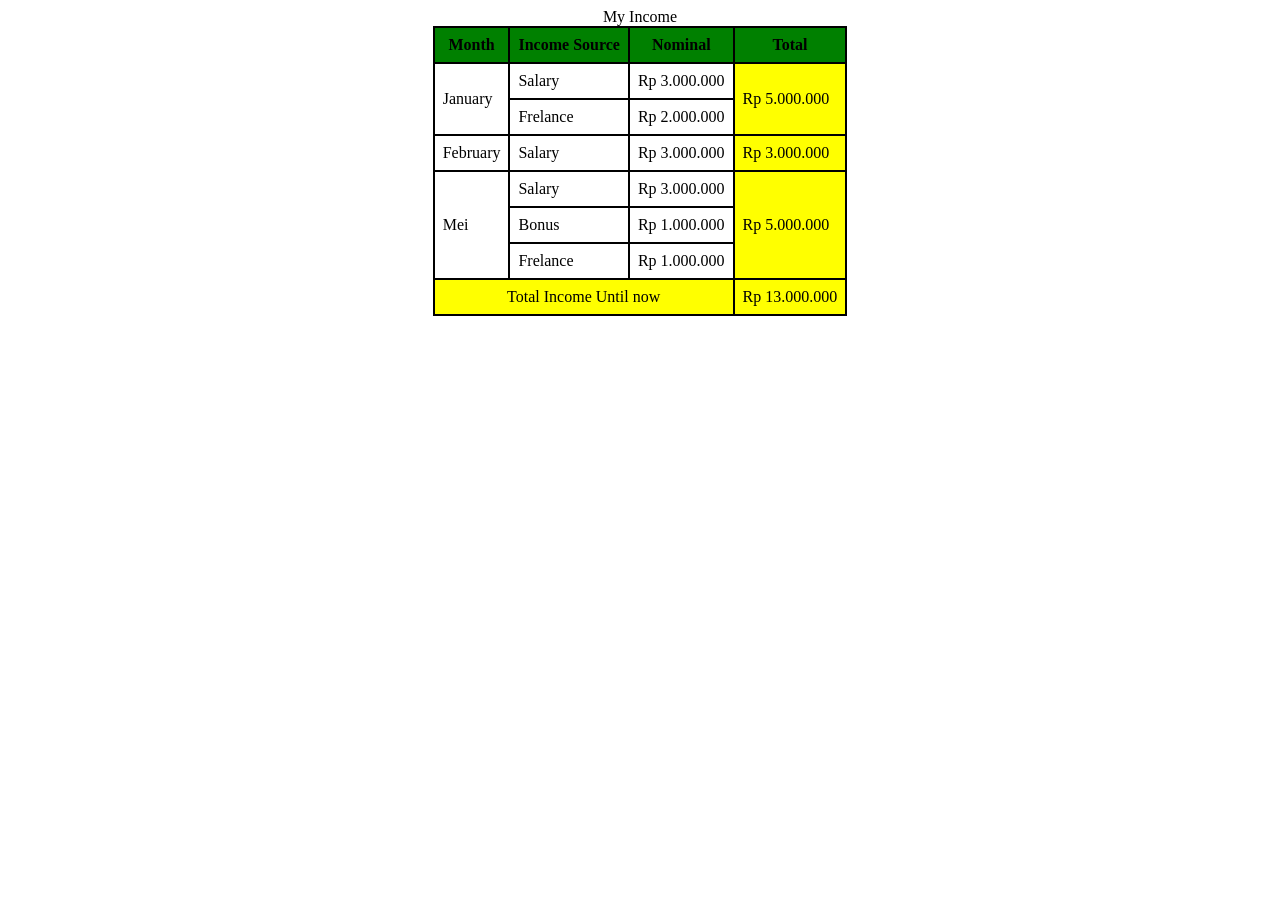
<file: table/practice/table.html>
<!DOCTYPE html>
<html lang="en">
<head>
    <meta charset="UTF-8">
    <meta name="viewport" content="width=device-width, initial-scale=1.0">
    <title>Income Table</title>
    <link rel="stylesheet" href="style.css">
</head>
<body>
    <table>
        <colgroup>
            <col span="3">
            <col class="total">
        </colgroup>
        <caption>My Income</caption>
        <thead>
            <th>Month</th>
            <th>Income Source</th>
            <th>Nominal</th>
            <th>Total</th>
        </thead>
        <tbody>
            <tr>
                <td rowspan="2">January</td>
                <td>Salary</td>
                <td>Rp 3.000.000</td>
                <td rowspan="2">Rp 5.000.000</td>
            </tr>
            <tr>
                <td>Frelance</td>
                <td>Rp 2.000.000</td>
            </tr>
            <tr>
                <td>February</td>
                <td>Salary</td>
                <td>Rp 3.000.000</td>
                <td>Rp 3.000.000</td>
            </tr>
            <tr>
                <td rowspan="3">Mei</td>
                <td>Salary</td>
                <td>Rp 3.000.000</td>
                <td rowspan="3">Rp 5.000.000</td>
            </tr>
            <tr>
                <td>Bonus</td>
                <td>Rp 1.000.000</td>
            </tr>
            <tr>
                <td>Frelance</td>
                <td>Rp 1.000.000</td>
            </tr>
        </tbody>
        <tfoot>
            <td colspan="3" class="foot-text">Total Income Until now</td>
            <td>Rp 13.000.000</td>
        </tfoot>
    </table>
</body>
</html>
</file>
<file: css-selector/selector1/style.css>
.container h1 {
    color: blue;
}

.container h2 {
    color: white;
    background-color: blue;
}

body {
    font: 1.2em / 1.5 sans-serif;
}

.container span {
    font-size: 200%;
}
</file>
<file: css-selector/selector2/style.css>
#special {
    background-color: yellow;
}

.alert {
    border: 2px solid gray;
}

.alert.stop {
    background-color: red;
}

.alert.go {
    background-color: green;
}
</file>
<file: css-selector/selector3/style.css>
body {
  font: 1.2em / 1.5 sans-serif;
}
* {
  box-sizing: border-box;
}

table {
  border-collapse: collapse;
  width: 300px;
}

td,
th {
  padding: 0.2em;
  text-align: left;
}

/* Add styles here */

a {
    color: orange;
}

a:visited {
    color: green;
}

a:hover {
    text-decoration: none;
}

.container p:first-child {
    font-size: 150%;
}

.container p:first-child::first-line {
    color: red;
}

tbody tr:nth-child(even) {
    background-color: #333333;
    color: white;
}
</file>
<file: css-selector/selector4/style.css>
h2 + p {
    color: red;
}

ul.list > li {
    list-style: none;
    border-bottom: 1px solid gray;
}
</file>
<file: css-selector/selector5/style.css>
body {
  font: 1.2em / 1.5 sans-serif;
}

ul {
  list-style: none;
  margin: 0;
  padding: 0;
}

li {
  margin-bottom: 0.5em;
}

a {
  display: block;
  padding: 0.5em;
}

a {
  border: 5px solid grey;
}

/* Add styles here */

a[title] {
    border-color: pink;
}

a[href*="contact"] {
    border-color: orange;
}

a[href^="https"] {
    border-color: green;
}
</file>
<file: font-family/typesetting-challenge/style.css>
/* Font */

@import url('https://fonts.googleapis.com/css2?family=Open+Sans:ital,wght@0,300..800;1,300..800&family=Playfair+Display:ital,wght@0,400..900;1,400..900&display=swap');

/* General setup */

* {
  box-sizing: border-box;
}

body {
  margin: 0 auto;
  padding: 0 20px;
  min-width: 980px;
  max-width: 1400px;
  
}

/* Layout */

main {
  display: grid;
  grid-template-columns: 5fr 2fr 2fr;
  gap: 40px;
  padding: 20px 0;
}

/* header and footer */

header {
  border-bottom: 5px solid #aa6666;
}

footer {
  border-top: 5px solid #aa6666;
}

footer p {
  text-align: center;
}

p {
    font-family: "Open Sans", sans-serif;
    font-size: 1em;
    line-height: 1.5rem;
    letter-spacing: 1.5px;
    
}

p a::after {
    content: "";
    display: inline-block;
    width: 11px;
    height: 11px;
    margin-left: 4px;
    background-image: url(external-link-52.png);
    background-size: contain;
    background-repeat: no-repeat;
    vertical-align: baseline;
}

h1 {
    font-size: 3em;
    text-align: center;
}

h2 {
    font-size: 2em;
}

h1, h2 {
    font-family: "Playfair Display", serif;
    font-weight: 900;
    letter-spacing: 1px;
}

.first-paragraph {
    text-indent: 2rem;
}

a {
    color: #aa6666;
}

a:hover {
    text-decoration: none;
}
a:focus {
    text-decoration: none;
}

nav ul {
    display: flex;
    flex-direction: column;
    justify-content: space-evenly;
    height: 60%;
}

nav ul li a {
    font-size: 1.5em;
    font-family: "Playfair Display", serif;
    font-weight: 900;
    border: 2px solid #aa6666;
    list-style: none;
    text-align: center;
    padding: 16px;
    width: 100%;
    display: inline-block;
    text-decoration: none;
    text-transform: uppercase;
}

nav ul li {
    list-style: none;
}

nav ul li a:hover {
    background-color: #aa6666;
    color: white;
}
</file>
<file: table/planer-data-table/style.css>
html {
  font-family: sans-serif;
}

table {
  border-collapse: collapse;
  border: 2px solid rgb(200 200 200);
  letter-spacing: 1px;
  font-size: 0.8rem;
}

td,
th {
  border: 1px solid rgb(190 190 190);
  padding: 10px 20px;
}

th {
  background-color: rgb(235 235 235);
}

td {
  text-align: center;
}

tr:nth-child(even) td {
  background-color: rgb(250 250 250);
}

tr:nth-child(odd) td {
  background-color: rgb(245 245 245);
}

caption {
  padding: 10px;
}

.column-border {
  border: 2px solid black;
}
</file>
<file: table/Tabel-basic/style.css>
html {
  font-family: sans-serif;
}

table {
  border-collapse: collapse;
  border: 2px solid rgb(200,200,200);
  letter-spacing: 1px;
  font-size: 0.8rem;
}

td, th {
  border: 1px solid rgb(190,190,190);
  padding: 10px 20px;
}

th {
  background-color: rgb(235,235,235);
}

td {
  text-align: center;
}

tr:nth-child(even) td {
  background-color: rgb(250,250,250);
}

tr:nth-child(odd) td {
  background-color: rgb(245,245,245);
}

caption {
  padding: 10px;
}
</file>
<file: font-family/web-font-start.css>
/* Font Family */

@font-face {
    font-family: 'Alatsi';
    src: url('fonts/Alatsi-Regular.woff2') format('woff2'),
        url('fonts/Alatsi-Regular.woff') format('woff');
    font-weight: normal;
    font-style: normal;
    font-display: swap;
}

@font-face {
    font-family: 'Arcon';
    src: url('fonts/Arcon-Regular.woff2') format('woff2'),
        url('fonts/Arcon-Regular.woff') format('woff');
    font-weight: normal;
    font-style: normal;
    font-display: swap;
}

/* General setup */

html {
  font-size: 10px;
  margin: 0;
  font-family: sans-serif;
}

body {
  width: 80%;
  max-width: 800px;
  margin: 0 auto;
}

/* Typography */

h1 {
  font-size: 3.2rem;
  font-family: "Arcon";
}

h2 {
  font-size: 2.4rem;
}

p {
  font-size: 1.4rem;
  line-height: 1.6;
  word-spacing: 0.6rem;
  font-family: "Alatsi";
}
</file>
<file: font-family/fonts/stylesheet.css>
@font-face {
    font-family: 'Alatsi';
    src: url('Alatsi-Regular.woff2') format('woff2'),
        url('Alatsi-Regular.woff') format('woff');
    font-weight: normal;
    font-style: normal;
    font-display: swap;
}

@font-face {
    font-family: 'Arcon';
    src: url('Arcon-Regular.woff2') format('woff2'),
        url('Arcon-Regular.woff') format('woff');
    font-weight: normal;
    font-style: normal;
    font-display: swap;
}
</file>
<file: font-family/online-font/web-font-start.css>
/* Font Family */

@import url('https://fonts.googleapis.com/css2?family=Roboto:ital,wght@0,100..900;1,100..900&display=swap');
@import url('https://fonts.googleapis.com/css2?family=Roboto+Mono:ital,wght@0,100..700;1,100..700&family=Roboto:ital,wght@0,100..900;1,100..900&display=swap');

/* Roboto and Roboto Mono font class */

.roboto-font {
  font-family: "Roboto", sans-serif;
  font-optical-sizing: auto;
  font-weight: 100;
  font-style: normal;
  font-variation-settings:
    "wdth" 100;
}

.roboto-mono-font{
  font-family: "Roboto Mono", monospace;
  font-optical-sizing: auto;
  font-weight: 100;
  font-style: normal;
}

/* General setup */

html {
  font-size: 10px;
  margin: 0;
  font-family: sans-serif;
}

body {
  width: 80%;
  max-width: 800px;
  margin: 0 auto;
}

/* Typography */

h1 {
  font-size: 3.2rem;
  /* font-family: "Roboto"; */
}

h2 {
  font-size: 2.4rem;
  /* font-family: "Roboto"; */
}

p {
  font-size: 1.4rem;
  line-height: 1.6;
  word-spacing: 0.6rem;
  /* font-family: "Roboto Mono"; */
}
</file>
<file: table/animal-table/minimal-table.css>
html {
  font-family: sans-serif;
}

table {
  border-collapse: collapse;
  border: 2px solid rgb(200,200,200);
  letter-spacing: 1px;
  font-size: 0.8rem;
}

td, th {
  border: 1px solid rgb(190,190,190);
  padding: 10px 20px;
}

th {
  background-color: rgb(235,235,235);
}

td {
  text-align: center;
}

tr:nth-child(even) td {
  background-color: rgb(250,250,250);
}

tr:nth-child(odd) td {
  background-color: rgb(245,245,245);
}

caption {
  padding: 10px;
}
</file>
<file: table/dogs-table/minimal-table.css>
html {
  font-family: sans-serif;
}

table {
  border-collapse: collapse;
  border: 2px solid rgb(200,200,200);
  letter-spacing: 1px;
  font-size: 0.8rem;
}

td, th {
  border: 1px solid rgb(190,190,190);
  padding: 10px 20px;
}

th {
  background-color: rgb(235,235,235);
}

td {
  text-align: center;
}

tr:nth-child(even) td {
  background-color: rgb(250,250,250);
}

tr:nth-child(odd) td {
  background-color: rgb(245,245,245);
}

caption {
  padding: 10px;
}
</file>
<file: table/practice/style.css>
table {
    border-collapse: collapse;
    margin: auto;
}

td, th {
    border: 2px solid black;
    padding: 8px;
}

th {
    background-color: green;
}

.total{
    background-color: yellow;
}

.foot-text {
    margin: auto;
    text-align: center;
    background-color: yellow;
}
</file>
